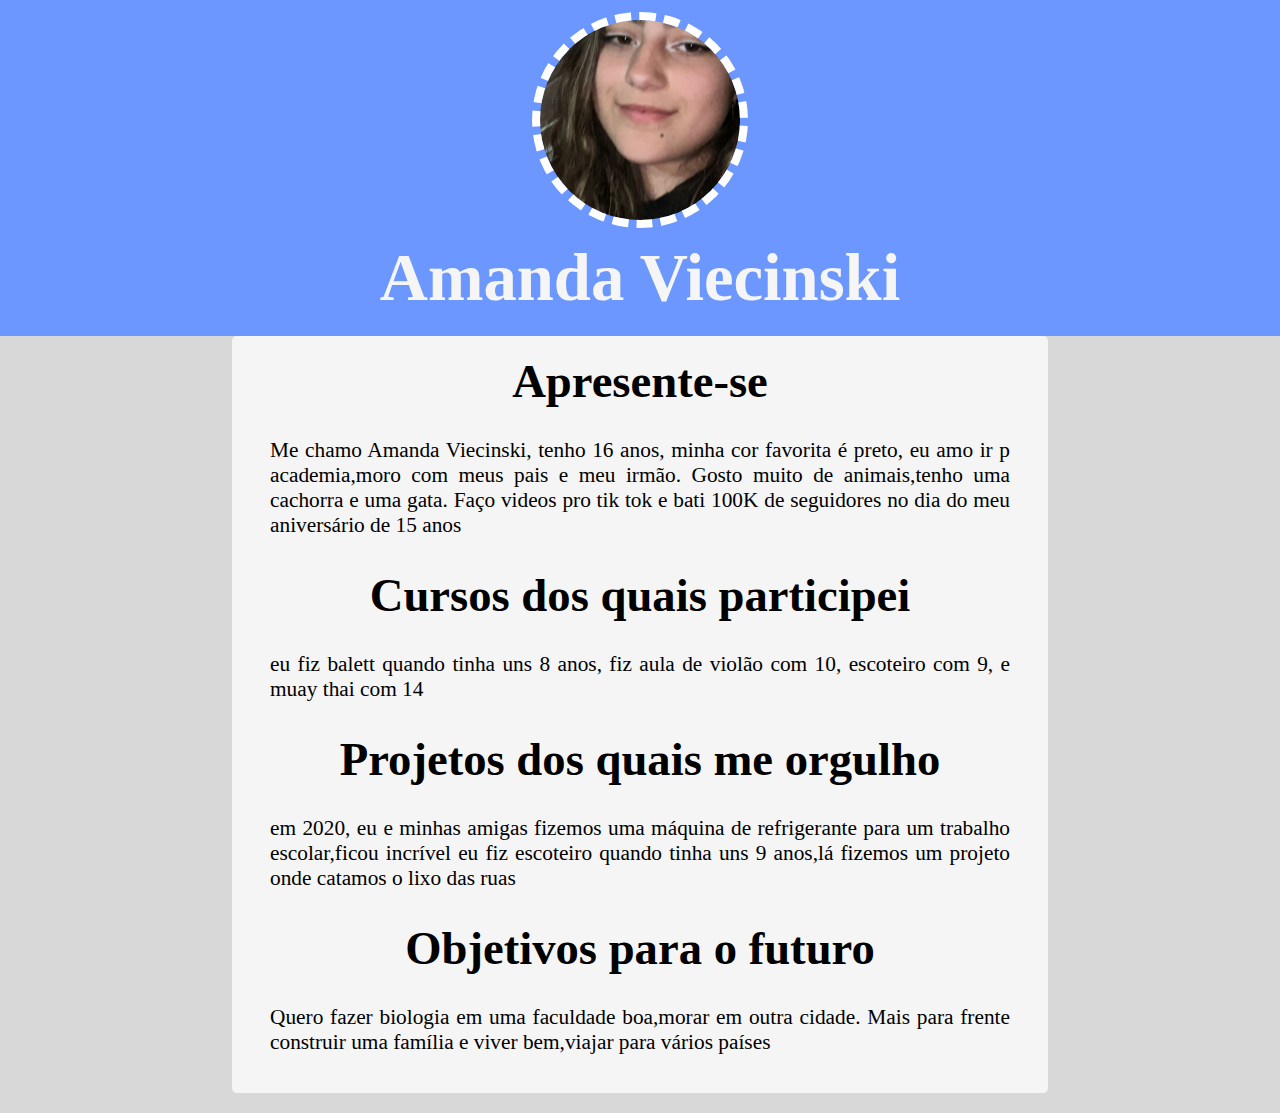
<file: amanda/index.html>
<!DOCTYPE html>
<html lang="pt-br">
<head>
    <meta charset="UTF-8">
    <meta name="viewport" content="width=device-width, initial-scale=1.0">
    <title>Portifólio - Amanda</title>
    <link rel="stylesheet" href="style.css">
</head>
<body>
    <header>
        <div id="imagem"></div>
        <div id="titlediv">
            <h1>Amanda Viecinski</h1>
        </div>
    </header>
    <main>
        <div id="apresentese">
            <h1>Apresente-se</h1>
            <p>Me chamo Amanda Viecinski, tenho 16
                anos, minha cor favorita é preto, eu amo ir
                p academia,moro com meus pais e meu
                irmão. Gosto muito de animais,tenho uma
                cachorra e uma gata. Faço videos pro tik
                tok e bati 100K de seguidores no dia do
                meu aniversário de 15 anos</p>
        </div>
        <div id="cursos">
            <h1>Cursos dos quais participei</h1>
            <p>eu fiz balett quando tinha
                uns 8 anos, fiz aula de
                violão com 10, escoteiro
                com 9, e muay thai com
                14</p>
        </div>
        <div id="projetos">
            <h1>Projetos dos quais me orgulho</h1>
            <p>em 2020, eu e minhas amigas fizemos uma máquina
                de refrigerante para um trabalho escolar,ficou incrível
                eu fiz escoteiro quando tinha uns 9 anos,lá fizemos um
                projeto onde catamos o lixo das ruas</p>
        </div>
        <div id="futuro">
            <h1>Objetivos para o futuro</h1>
            <p>Quero fazer biologia em uma faculdade
                boa,morar em outra cidade. Mais para frente
                construir uma família e viver bem,viajar para
                vários países</p>
        </div>
    </main>
</body>
</html>
</file>
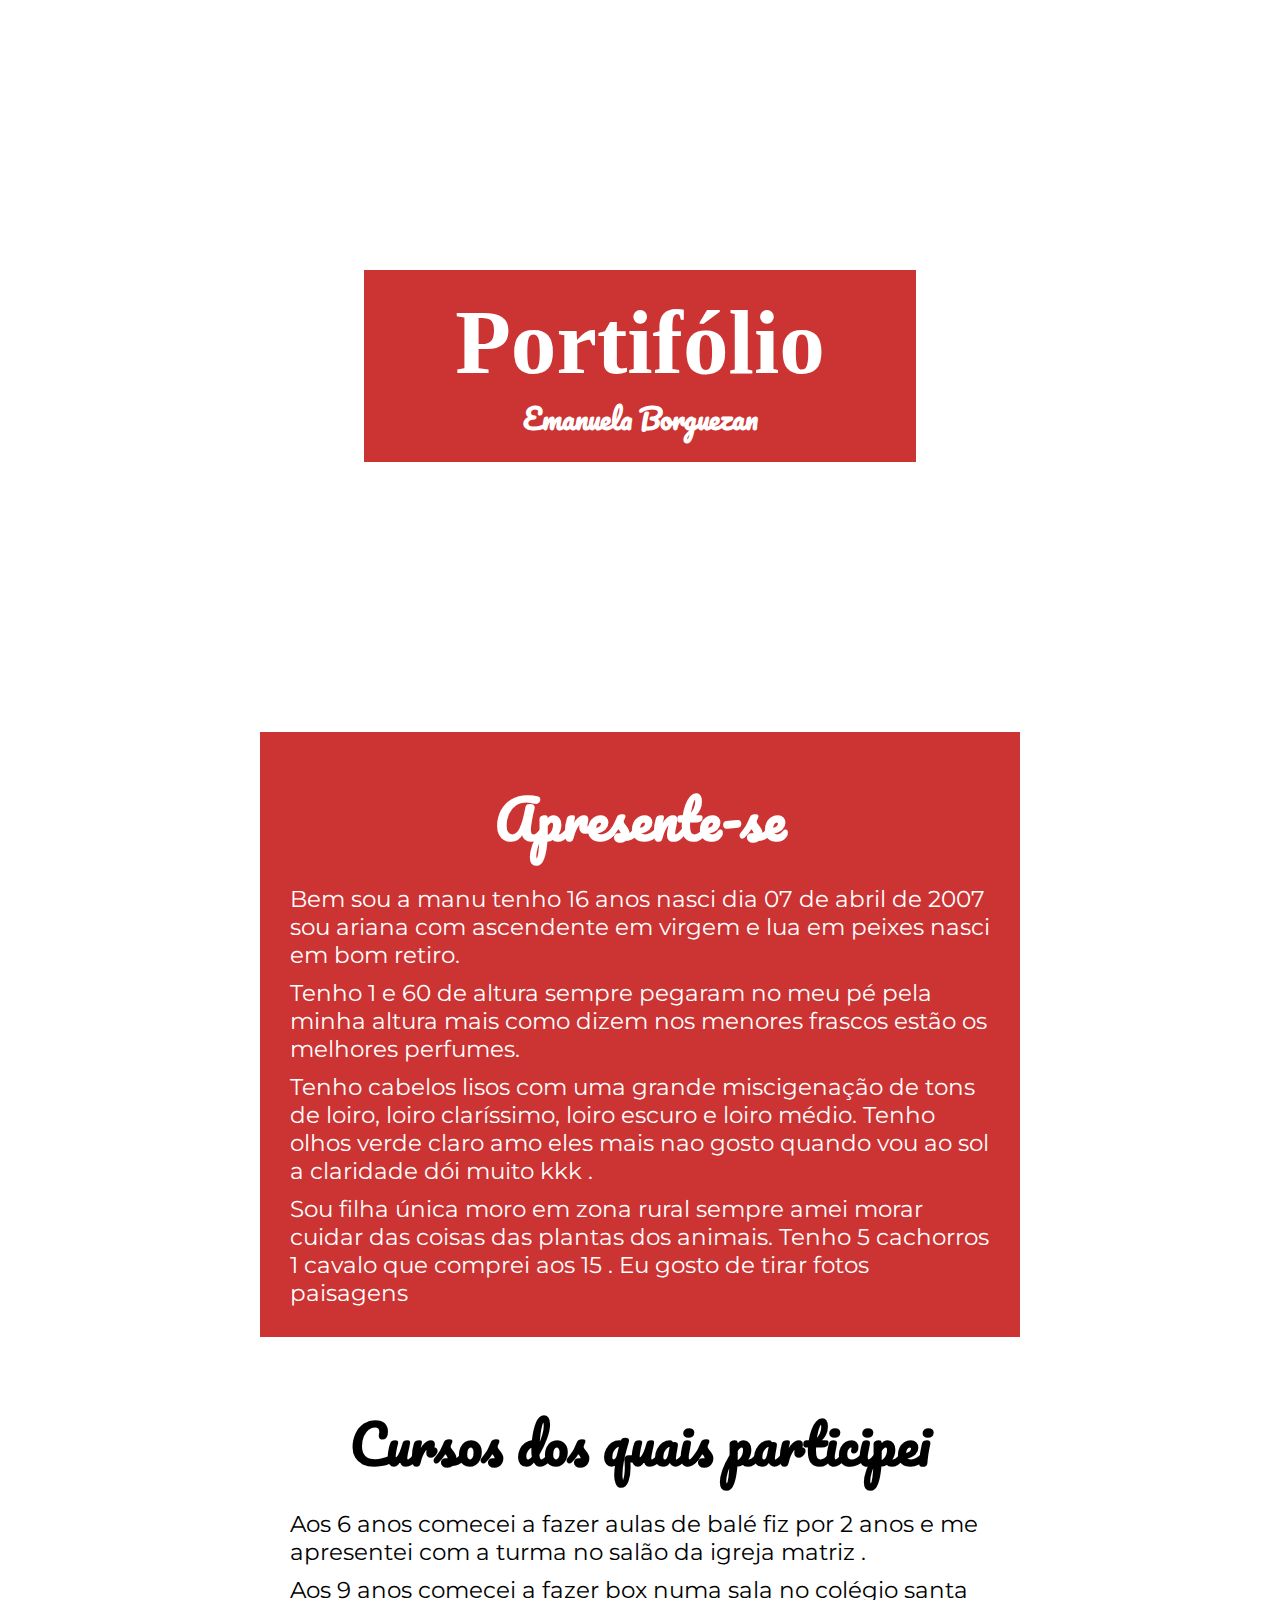
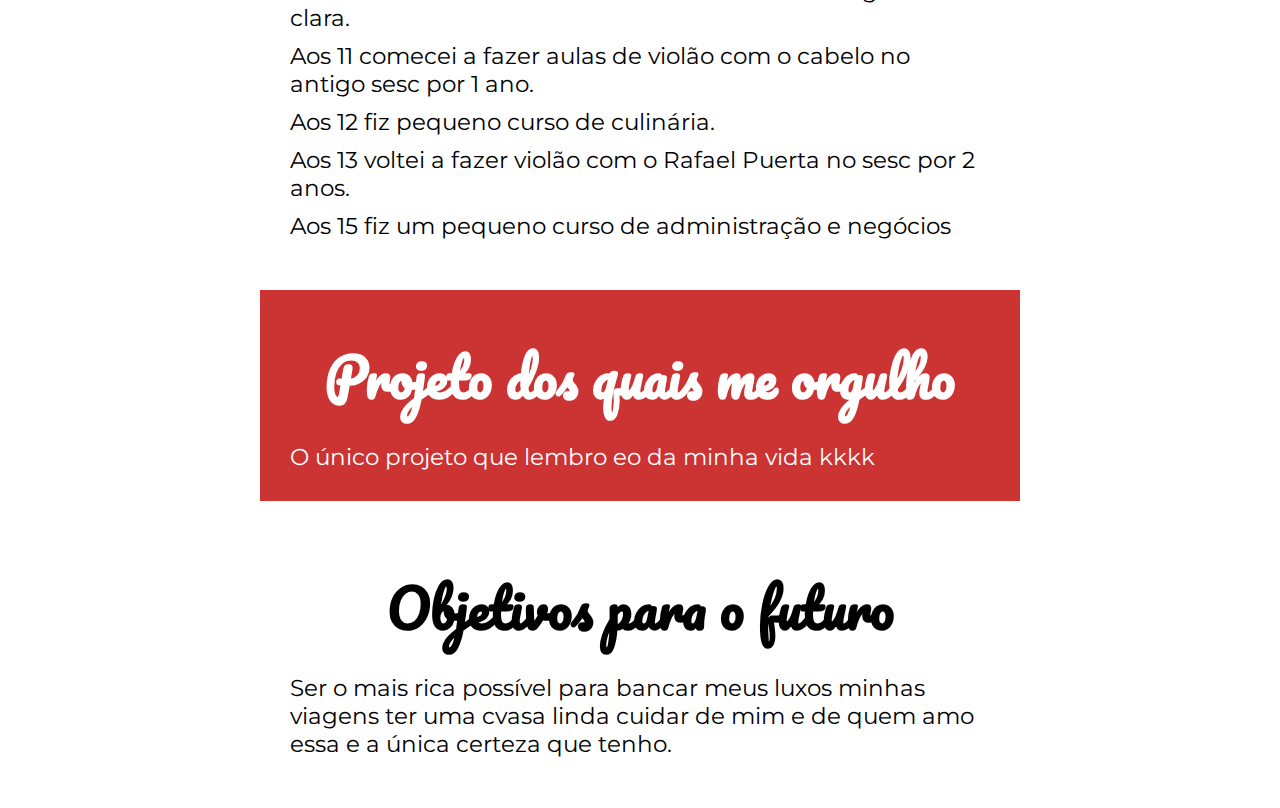
<file: emanuela/index.html>
<!DOCTYPE html>
<html lang="pt-br">
<head>
    <meta charset="UTF-8">
    <meta name="viewport" content="width=device-width, initial-scale=1.0">
    <title>Portifólio - Emanuela</title>
    <link rel="stylesheet" href="style.css">
</head>
<body>
    <header>
        <div class="box">
            <h1>Portifólio</h1>
            <h2>Emanuela Borguezan</h2>
        </div>
    </header>
    <main>
        <div id="apresentese">
            <h1>Apresente-se</h1>
            <p>
                Bem sou a manu tenho 16 anos nasci dia 07 de abril de 2007 sou ariana com ascendente em
                virgem e lua em peixes nasci em bom retiro.
            </p>
            <p>
                Tenho 1 e 60 de altura sempre pegaram no meu pé pela minha altura mais como dizem nos menores
                frascos estão os melhores perfumes.
            </p>
            <p>
                Tenho cabelos lisos com uma grande miscigenação de tons de loiro, loiro claríssimo, loiro escuro e loiro
                médio. Tenho olhos verde claro amo eles mais nao gosto quando vou ao sol a claridade dói muito kkk .
            </p>
            <p>
                Sou filha única moro em zona rural sempre amei morar cuidar das coisas das plantas dos animais.
                Tenho 5 cachorros 1 cavalo que comprei aos 15 . Eu gosto de tirar fotos paisagens
            </p>
        </div>
        <div id="cursos">
            <h1>Cursos dos quais participei</h1>
            <p>
                Aos 6 anos comecei a fazer aulas de balé fiz por 2 anos e me
                apresentei com a turma no salão da igreja matriz .
            </p>
            <p>Aos 9 anos comecei a fazer box numa sala no colégio santa clara.</p>
            <p>
                Aos 11 comecei a fazer aulas de violão com o cabelo no antigo sesc
                por 1 ano.
            </p>
            <p>Aos 12 fiz pequeno curso de culinária.</p>
            <p>
                Aos 13 voltei a fazer violão com o Rafael Puerta no sesc por 2
                anos.
            </p>
            <p>Aos 15 fiz um pequeno curso de administração e negócios</p>
        </div>
        <div id="projetos">
            <h1>Projeto dos quais me orgulho</h1>
            <p>O único projeto que lembro eo da minha vida kkkk</p>
        </div>
        <div id="futuro">
            <h1>Objetivos para o futuro</h1>
            <p>Ser o mais rica possível para bancar meus luxos minhas viagens ter uma
                cvasa linda cuidar de mim e de quem amo essa e a única certeza que tenho.</p>
        </div>
    </main>
</body>
</html>
</file>
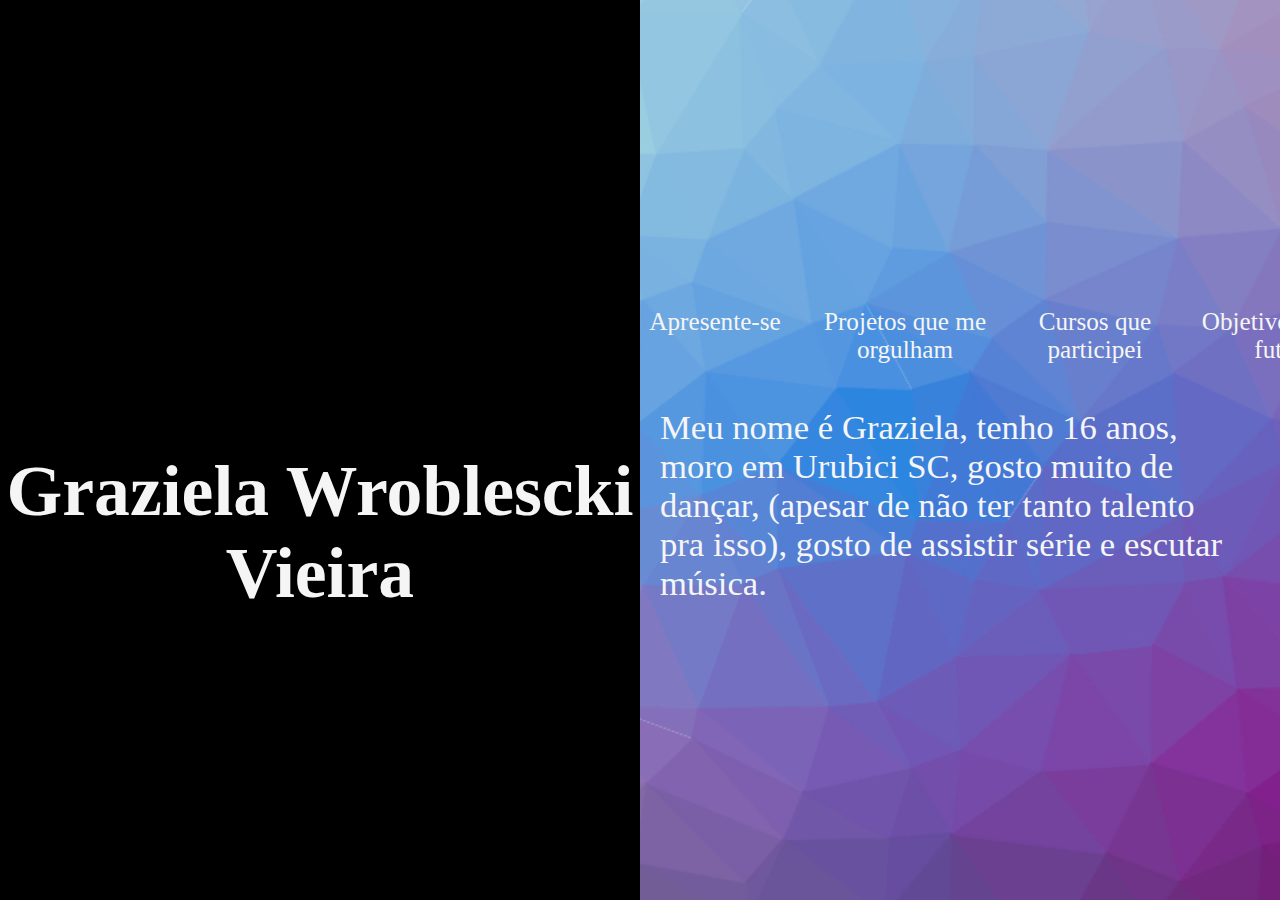
<file: graziela/index.html>
<!DOCTYPE html>
<html lang="pt-br">
<head>
    <meta charset="UTF-8">
    <meta name="viewport" content="width=device-width, initial-scale=1.0">
    <title>Portifólio: Graziela</title>
    <link rel="stylesheet" href="style.css">
</head>
<body>
    <div class="container">
        <div class="left">
            <h1>Graziela Wroblescki Vieira</h1>
        </div>
        <div class="right">
            <nav class="nav-bar">
                <ul>
                    <li>
                        <div class="button" id="apresentese"><p>Apresente-se</p></div>
                    </li>
                    <li>
                        <div class="button" id="projetos"><p>Projetos que me orgulham</p></div>
                    </li>
                    <li>
                        <div class="button" id="cursos"><p>Cursos que participei</p></div>
                    </li>
                    <li>
                        <div class="button" id="futuro"><p>Objetivos para o futuro</p></div>
                    </li>
                </ul>
            </nav>
            <div class="text-box">
                <p id="text">Meu nome é Graziela, tenho 16 anos, moro em Urubici SC, gosto muito de dançar, (apesar de não ter tanto talento pra isso), gosto de assistir série e escutar música.</p>
            </div>
        </div>
    </div>
    <script src="script.js"></script>
</body>
</html>
</file>
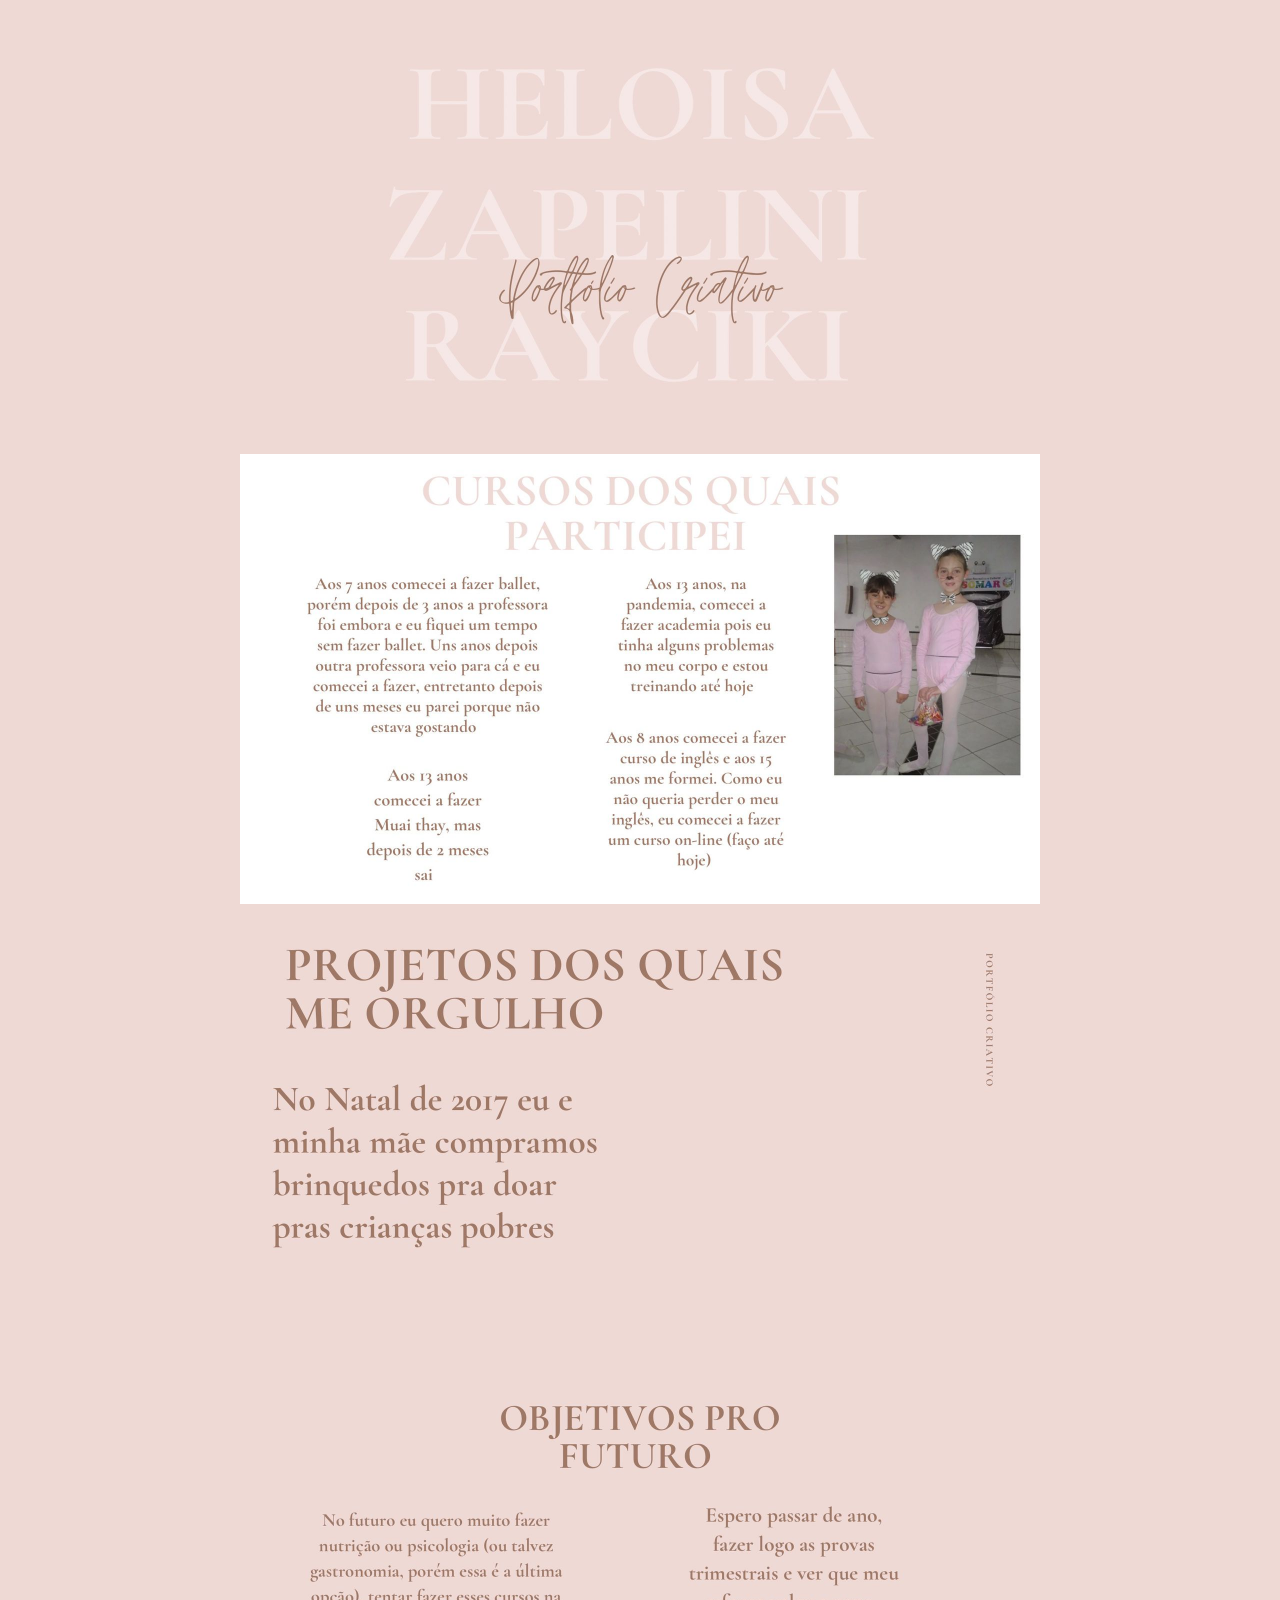
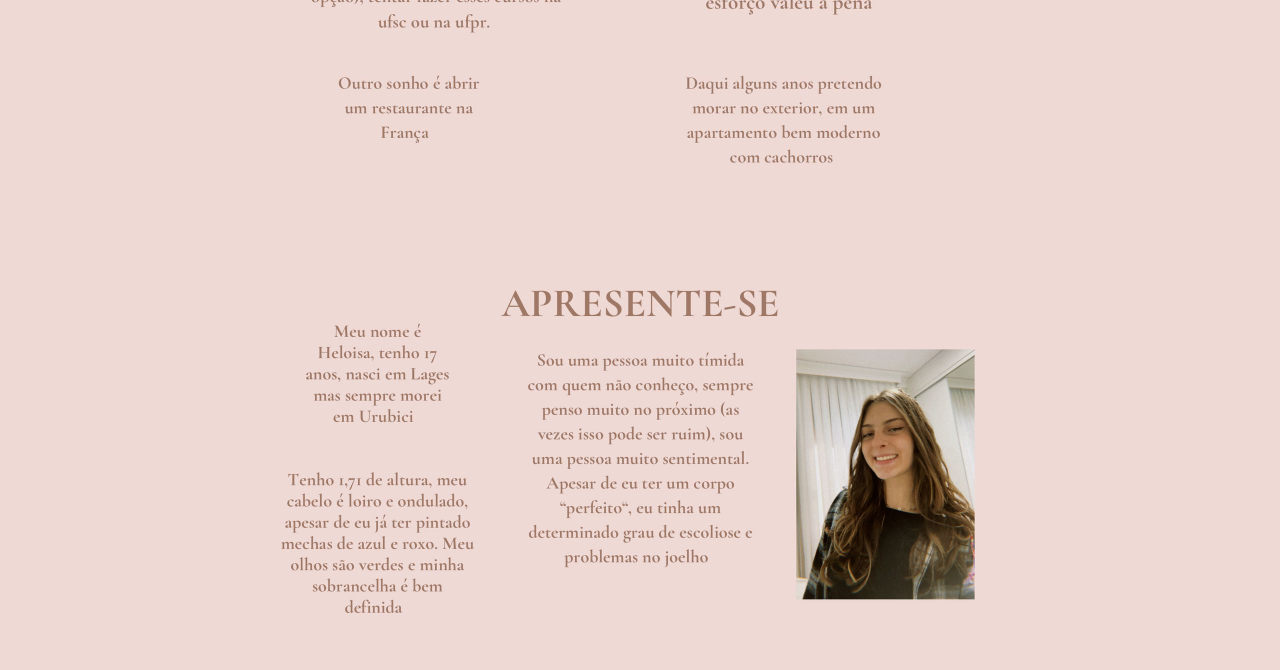
<file: heloisa/index.html>
<!DOCTYPE html>
<html lang="pt-br">
<head>
    <meta charset="UTF-8">
    <meta name="viewport" content="width=device-width, initial-scale=1.0">
    <title>Portifólio - Heloísa</title>
    <link rel="stylesheet" href="style.css">
</head>
<body>
    <main>
        <img src="images/1.jpeg" alt="">
        <img src="images/2.jpeg" alt="">
        <img src="images/3.jpeg" alt="">
        <img src="images/4.jpeg" alt="">
        <img src="images/5.jpeg" alt="">
    </main>
</body>
</html>
</file>
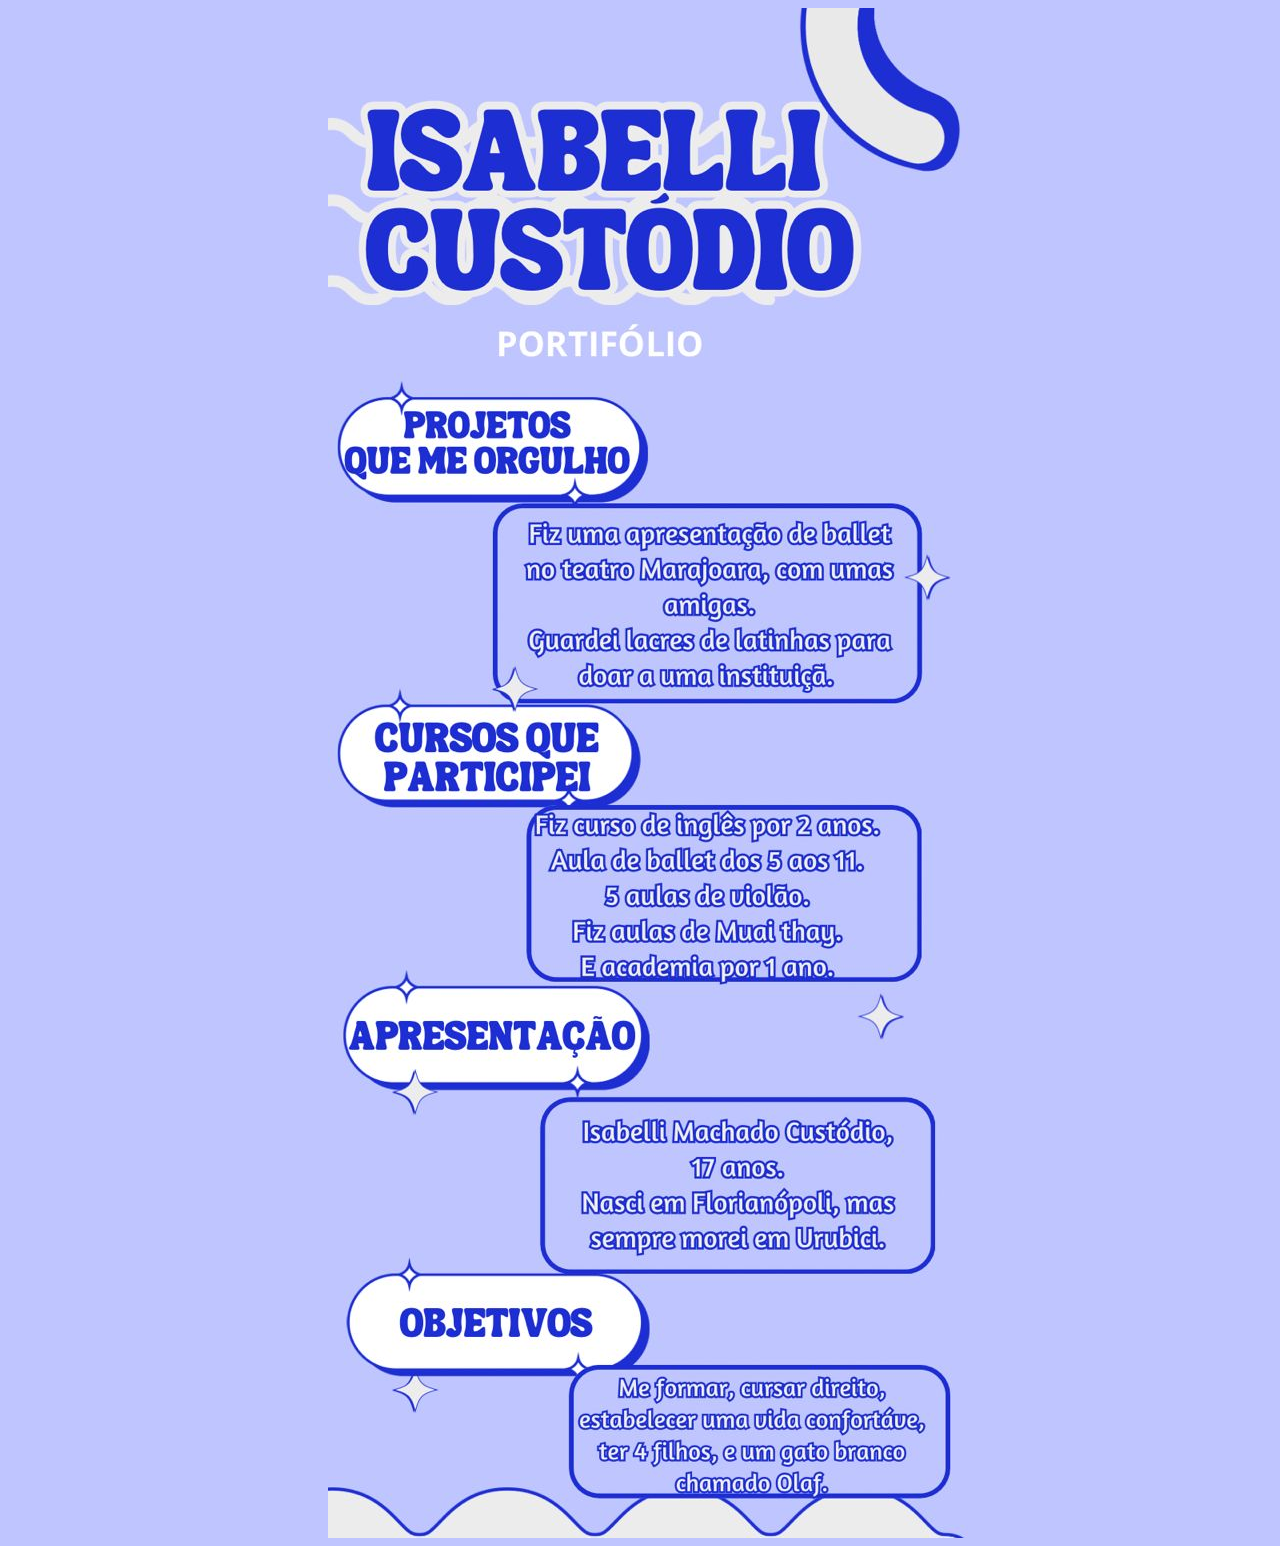
<file: isabeli/index.html>
<!DOCTYPE html>
<html lang="pt-br">
<head>
    <meta charset="UTF-8">
    <meta name="viewport" content="width=device-width, initial-scale=1.0">
    <title>Isabeli - Portifolio</title>
    <link rel="stylesheet" href="style.css">
</head>
<body>
    <div class="container">

    </div>
</body>
</html>
</file>
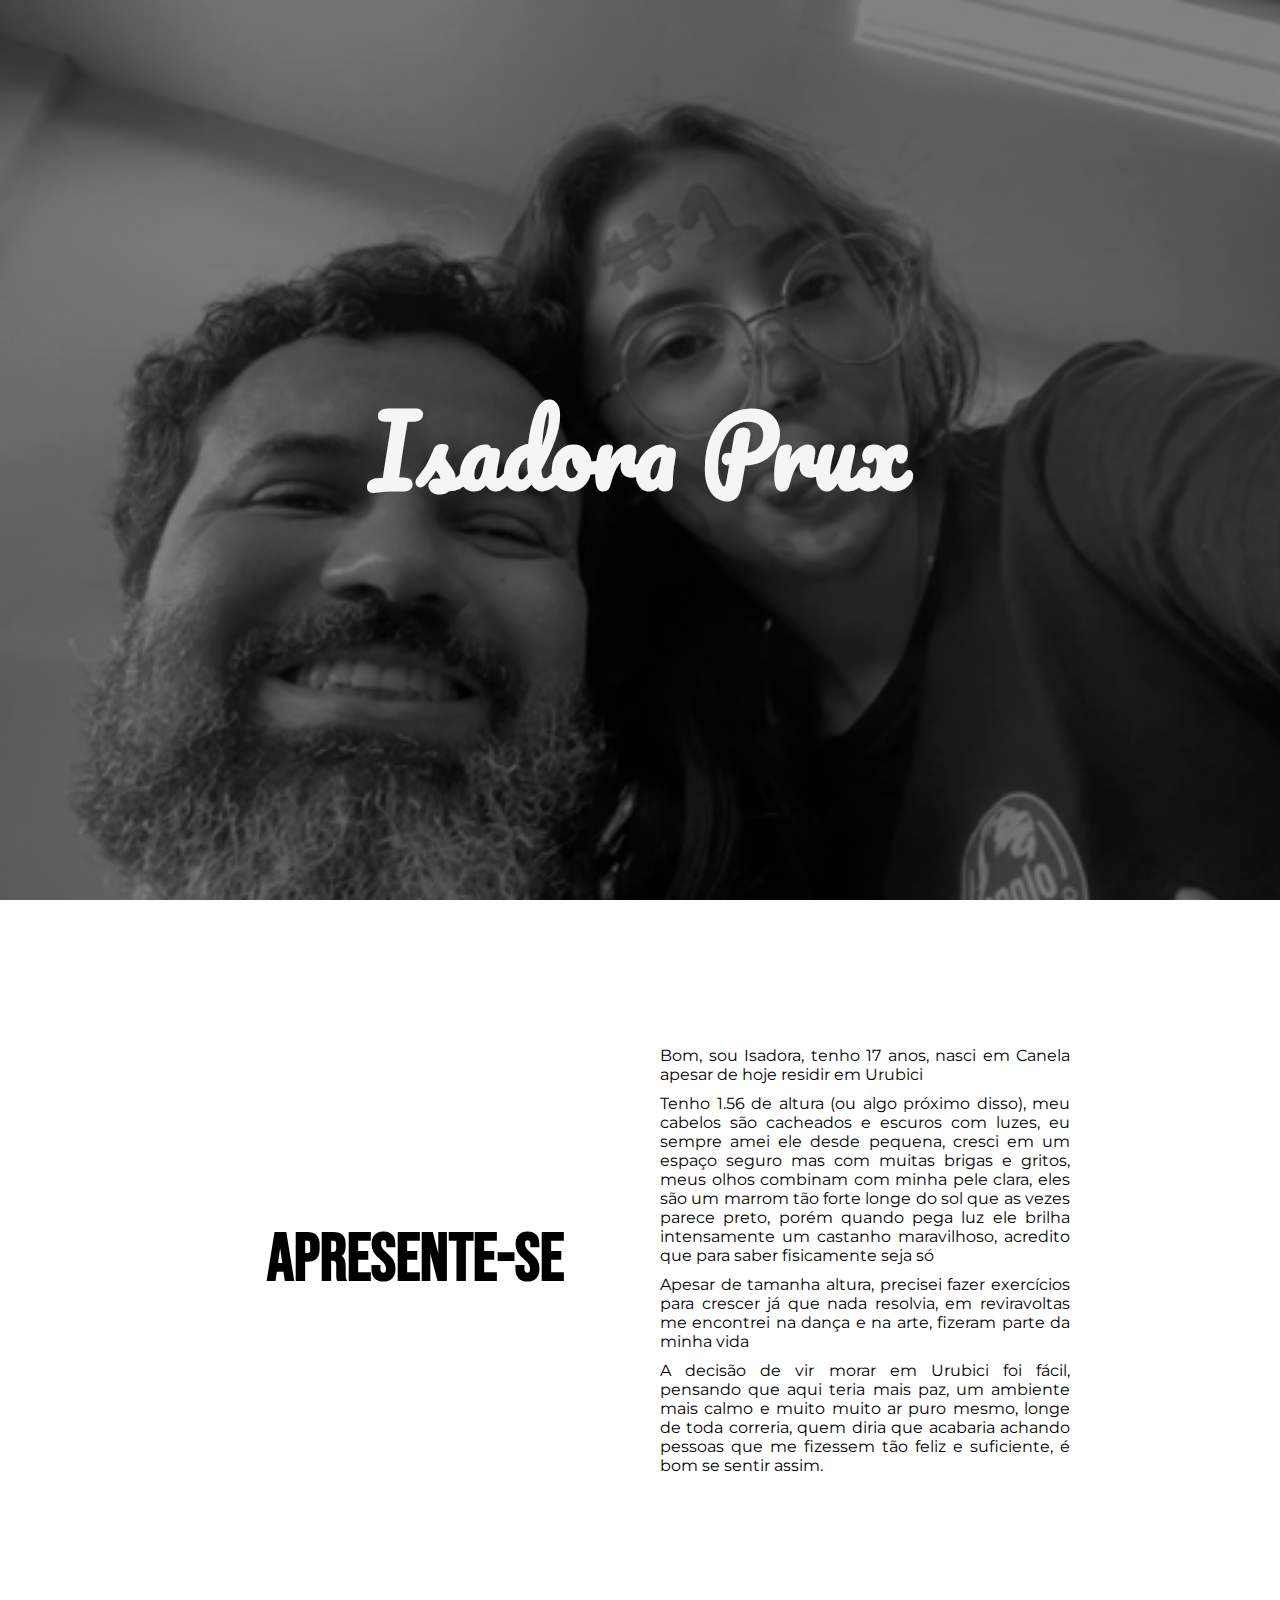
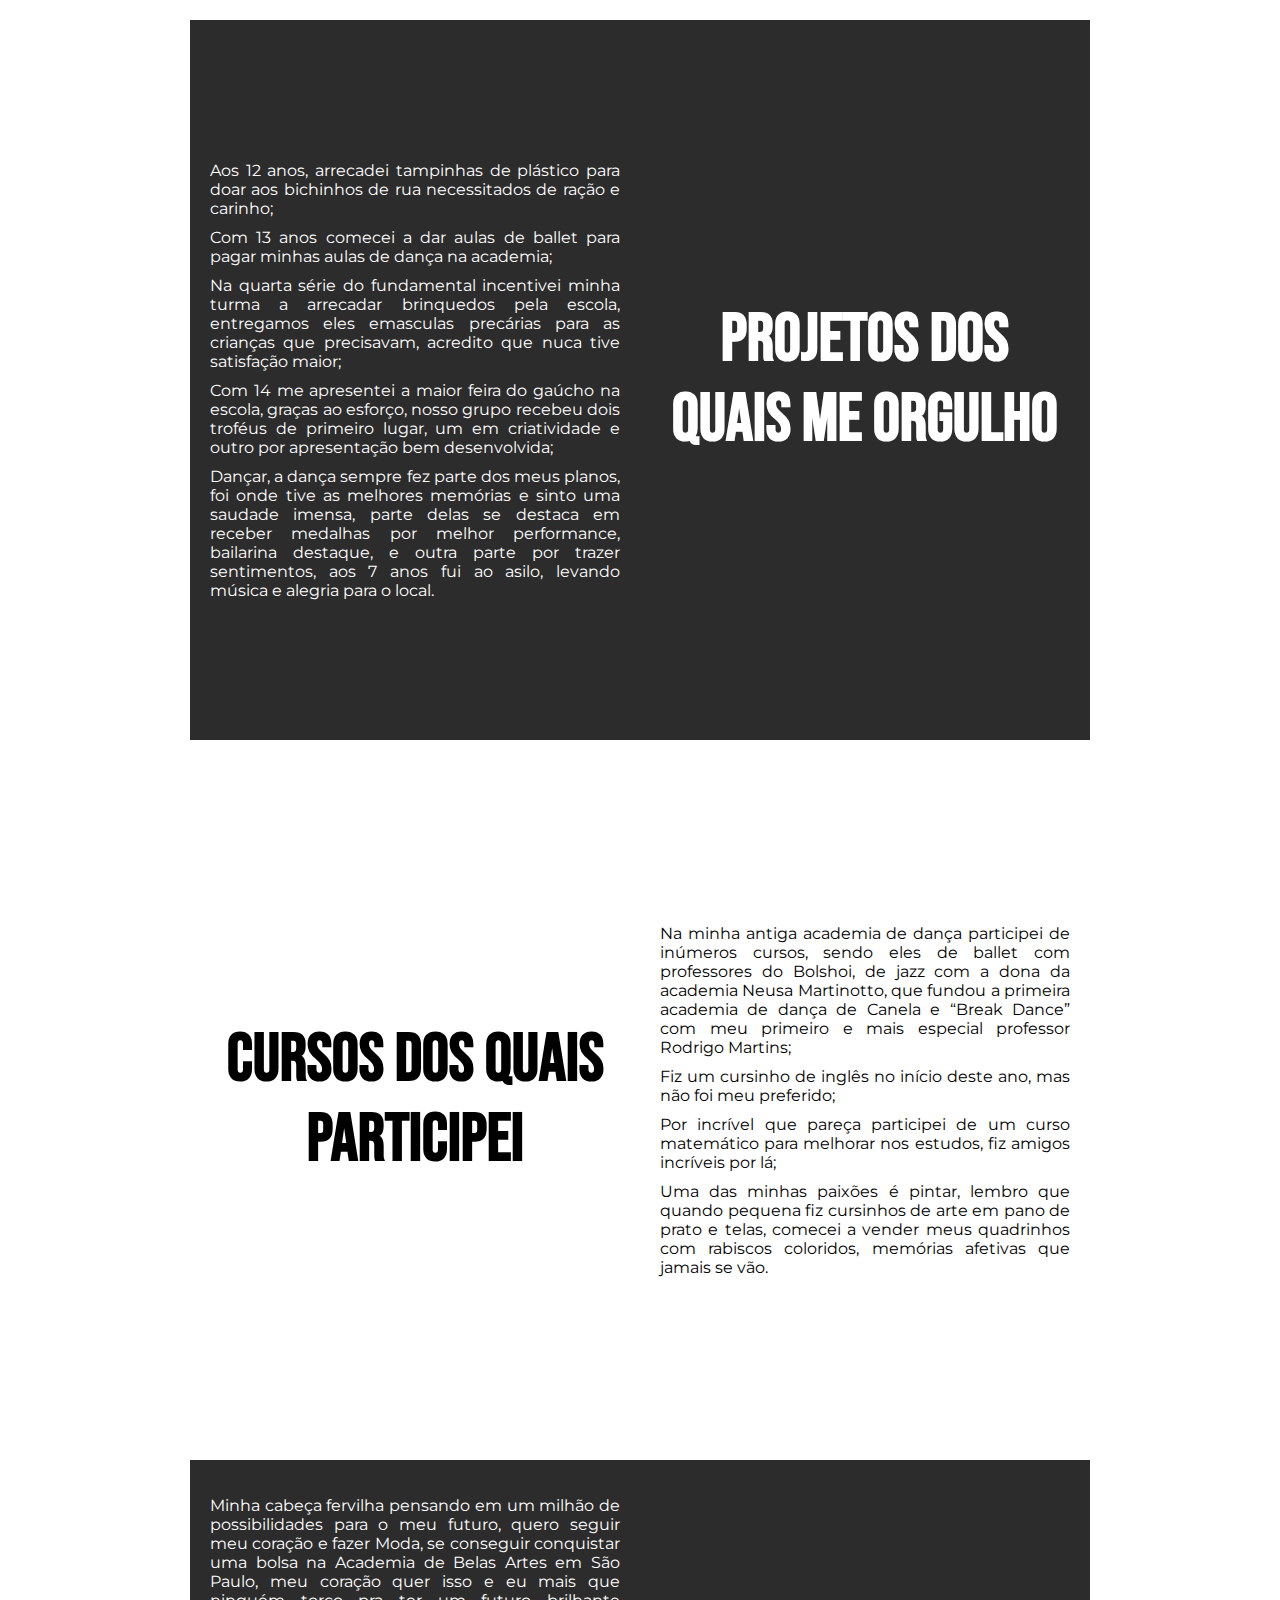
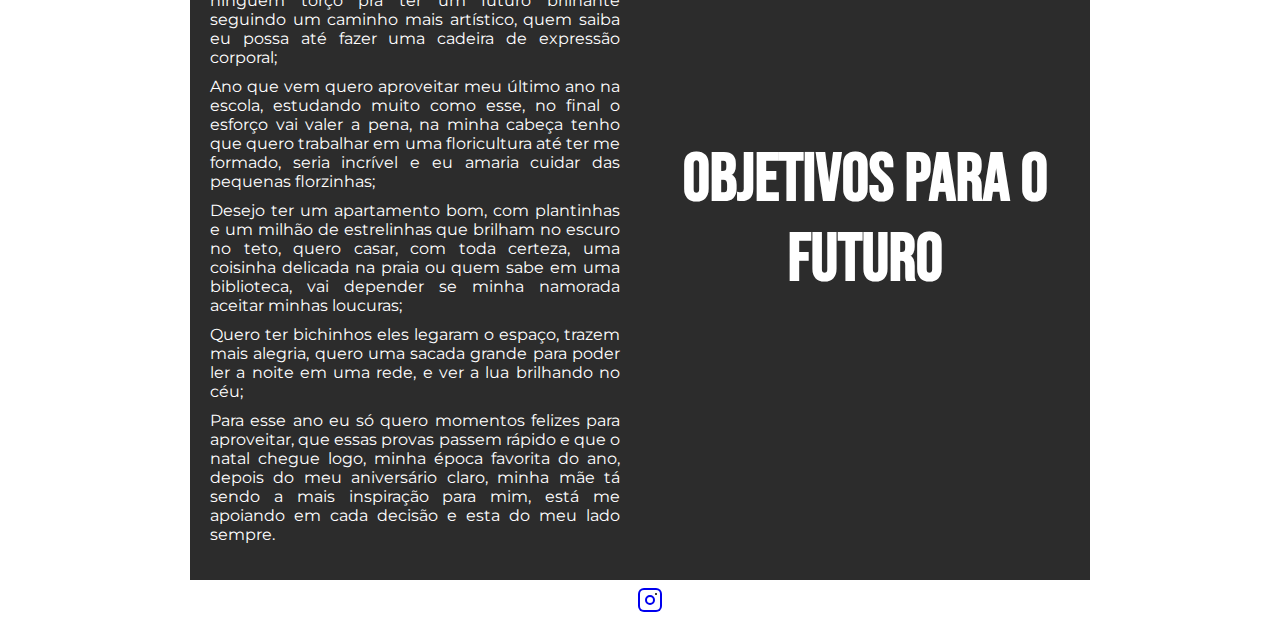
<file: isadora/index.html>
<!DOCTYPE html>
<html lang="pt-br">
<head>
    <meta charset="UTF-8">
    <meta name="viewport" content="width=device-width, initial-scale=1.0">
    <title>Portifólio: Isadora</title>
    <link rel="stylesheet" href="style.css">
</head>
<body>
    <div class="header" id="main-1">
        <h1>Isadora Prux</h1>
    </div>
    
    <div class="bodies">
        <div class="container" id="main-2">
            <h1>Apresente-se</h1>
            <div>
                <p>Bom, sou Isadora, tenho 17 anos, nasci em Canela apesar de hoje residir em Urubici</p>
                <p>Tenho 1.56 de altura (ou algo próximo disso), meu cabelos são cacheados e escuros com luzes, eu sempre amei ele desde pequena, cresci em um espaço seguro mas com muitas brigas e gritos, meus olhos combinam com minha pele clara, eles são um marrom tão forte longe do sol que as vezes parece preto, porém quando pega luz ele brilha intensamente um castanho maravilhoso, acredito que para saber fisicamente seja só</p>
                <p>Apesar de tamanha altura, precisei fazer exercícios para crescer já que nada resolvia, em reviravoltas me encontrei na dança e na arte, fizeram parte da minha vida</p>
                <p>A decisão de vir morar em Urubici foi fácil, pensando que aqui teria mais paz, um ambiente mais calmo e muito muito ar puro mesmo, longe de toda correria, quem diria que acabaria achando pessoas que me fizessem tão feliz e suficiente, é bom se sentir assim.</p>
            </div>
        </div>
        <div class="container" id="main-3">
            <h1>Projetos dos quais me orgulho</h1>
            <div>
                <p>Aos 12 anos, arrecadei tampinhas de plástico para doar aos bichinhos de rua necessitados de ração e carinho;</p>
                <p>Com 13 anos comecei a dar aulas de ballet para pagar minhas aulas de dança na academia;</p>
                <p>Na quarta série do fundamental incentivei minha turma a arrecadar brinquedos pela escola, entregamos eles emasculas precárias para as crianças que precisavam, acredito que nuca tive satisfação maior;</p>
                <p>Com 14 me apresentei a maior feira do gaúcho na escola, graças ao esforço, nosso grupo recebeu dois troféus de primeiro lugar, um em criatividade e outro por apresentação bem desenvolvida;</p>
                <p>Dançar, a dança sempre fez parte dos meus planos, foi onde tive as melhores memórias e sinto uma saudade imensa, parte delas se destaca em receber medalhas por melhor performance, bailarina destaque, e outra parte por trazer sentimentos, aos 7 anos fui ao asilo, levando música e alegria para o local.</p>
            </div>
        </div>
        <div class="container" id="main-4">
            <h1>Cursos dos quais participei</h1>
            <div>
                <p>Na minha antiga academia de dança participei de inúmeros cursos, sendo eles de ballet com professores do Bolshoi, de jazz com a dona da academia Neusa Martinotto, que fundou a primeira academia de dança de Canela e “Break Dance” com meu primeiro e mais especial professor Rodrigo Martins;</p>
                <p>Fiz um cursinho de inglês no início deste ano, mas não foi meu preferido;</p>
                <p>Por incrível que pareça participei de um curso matemático para melhorar nos estudos, fiz amigos incríveis por lá;</p>
                <p>Uma das minhas paixões é pintar, lembro que quando pequena fiz cursinhos de arte em pano de prato e telas, comecei a vender meus quadrinhos com rabiscos coloridos, memórias afetivas que jamais se vão.</p>
            </div>
        </div>
        <div class="container" id="main-5">
            <h1>Objetivos para o futuro</h1>
            <div>
                <p>Minha cabeça fervilha pensando em um milhão de possibilidades para o meu futuro, quero seguir meu coração e fazer Moda, se conseguir conquistar uma bolsa na Academia de Belas Artes em São Paulo, meu coração quer isso e eu mais que ninguém torço pra ter um futuro brilhante seguindo um caminho mais artístico, quem saiba eu possa até fazer uma cadeira de expressão corporal;</p>
                <p>Ano que vem quero aproveitar meu último ano na escola, estudando muito como esse, no final o esforço vai valer a pena, na minha cabeça tenho que quero trabalhar em uma floricultura até ter me formado, seria incrível e eu amaria cuidar das pequenas florzinhas;</p>
                <p>Desejo ter um apartamento bom, com plantinhas e um milhão de estrelinhas que brilham no escuro no teto, quero casar, com toda certeza, uma coisinha delicada na praia ou quem sabe em uma biblioteca, vai depender se minha namorada aceitar minhas loucuras;</p>
                <p>Quero ter bichinhos eles legaram o espaço, trazem mais alegria, quero uma sacada grande para poder ler a noite em uma rede, e ver a lua brilhando no céu;</p>
                <p>Para esse ano eu só quero momentos felizes para aproveitar, que essas provas passem rápido e que o natal chegue logo, minha época favorita do ano, depois do meu aniversário claro, minha mãe tá sendo a mais inspiração para mim, está me apoiando em cada decisão e esta do meu lado sempre.</p>
            </div>
        </div>
    </div>
    <div class="footer">
        <a href="https://instagram.com/isadorapruxwx" class="gg-instagram" target="_blank"></a>
    </div>
    <script>
        document.addEventListener("scroll", event => {
            const header = document.getElementById("main-1");
            header.classList.toggle("sticky", window.scrollY > 0);
        })
    </script>
</body>
</html>
</file>
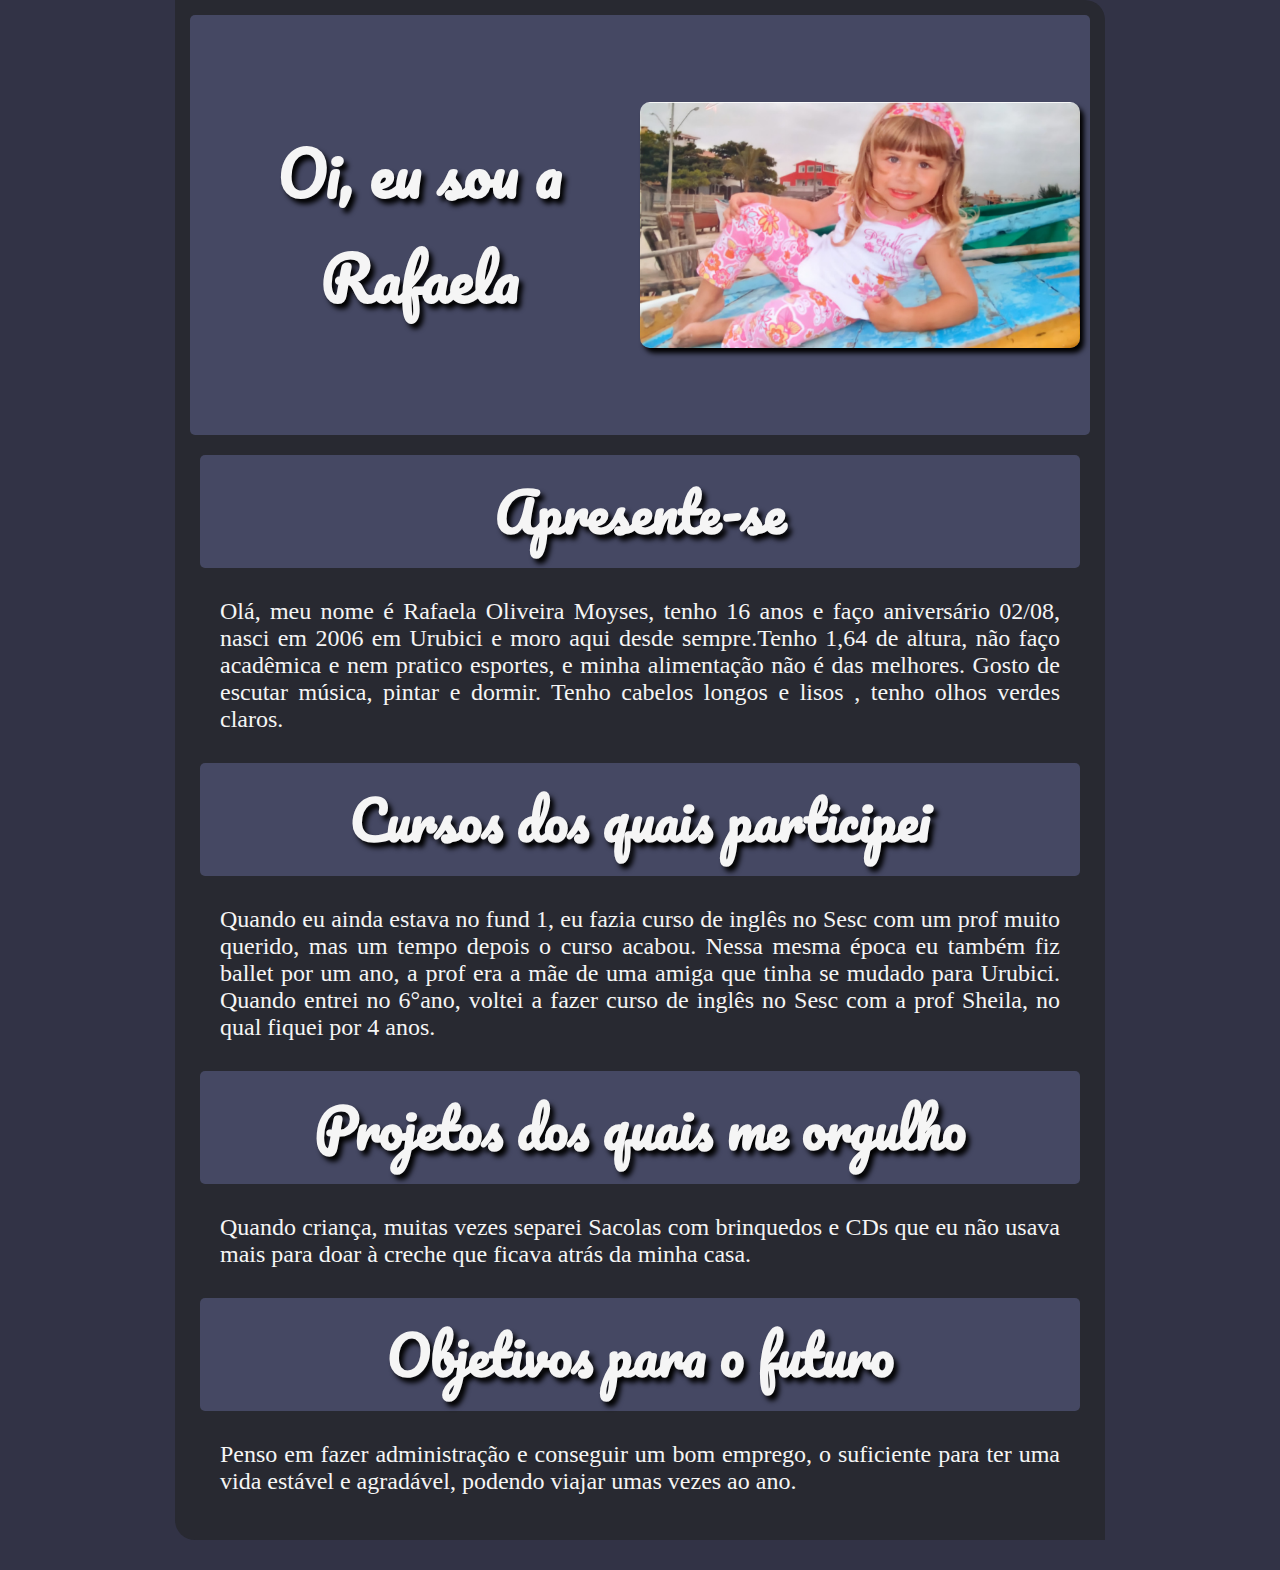
<file: rafaela/index.html>
<!DOCTYPE html>
<html lang="pt-br">
<head>
    <meta charset="UTF-8">
    <meta name="viewport" content="width=device-width, initial-scale=1.0">
    <title>Portifólio - Rafaela</title>
    <link rel="stylesheet" href="style.css">
</head>
<body>
    <div class="main">
        <div class="header">
            <h1>Oi, eu sou a Rafaela</h1>
            <img src="images/rafaela.png">
        </div>
        <div class="body">
            <h1>Apresente-se</h1>
            <p>Olá, meu nome é Rafaela Oliveira Moyses, tenho 16 anos e faço aniversário 02/08, nasci em
                2006 em Urubici e moro aqui desde sempre.Tenho 1,64 de altura, não faço acadêmica e
                nem pratico esportes, e minha alimentação não é das melhores. Gosto de escutar música,
                pintar e dormir. Tenho cabelos longos e lisos , tenho olhos verdes claros.</p>
            
            <h1>Cursos dos quais participei</h1>
            <p>Quando eu ainda estava no fund 1, eu fazia curso de inglês no Sesc com um prof muito
                querido, mas um tempo depois o curso acabou. Nessa mesma época eu também fiz ballet
                por um ano, a prof era a mãe de uma amiga que tinha se mudado para Urubici. Quando
                entrei no 6°ano, voltei a fazer curso de inglês no Sesc com a prof Sheila, no qual fiquei por 4
                anos.</p>
            
            <h1>Projetos dos quais me orgulho</h1>
            <p>Quando criança, muitas vezes separei Sacolas com brinquedos e CDs que eu não usava mais
                para doar à creche que ficava atrás da minha casa.</p>
            
            <h1>Objetivos para o futuro</h1>
            <p>Penso em fazer administração e conseguir um bom emprego, o suficiente para ter uma vida
                estável e agradável, podendo viajar umas vezes ao ano.</p>
        </div>
    </div>
</body>
</html>
</file>
<file: amanda/style.css>
* {
    margin: 0;
    padding: 0;
}

body {
    background-color: rgb(216, 216, 216);
}

header {
    text-align: center;
    background-color: #6B97FF;
    padding: 20px;
    margin: auto;
}

header h1 {
    font-size: 50pt;
    color: whitesmoke;
    margin-top: 20px;
}

header #titlediv {
    z-index: 1;
}

header #imagem {
    width: 200px;
    height: 200px;
    background-image: url('images/amanda.png');
    background-position: center;
    border-radius: 100%;
    position: relative;
    transform-origin: center;
    transform: translate(calc(50vw - 120px), 0px);
    z-index: 0;
    outline: 8px dashed white;
}
 
main {
    text-align: center;
    margin: auto;
    max-width: 800px;
    min-width: 300px;
    background-color: whitesmoke;
    padding: 8px;
    border-radius: 5px;
    margin-bottom: 20px;
}

main h1 {
    font-size: 35pt;
    margin: 10px;
}

main p {
    font-size: 16pt;
    text-align: justify;
    margin: 30px;
}
</file>
<file: emanuela/style.css>
@import url('https://fonts.googleapis.com/css2?family=Pacifico&display=swap');
@import url('https://fonts.googleapis.com/css2?family=Bebas+Neue&family=Montserrat:ital,wght@0,100;0,200;0,300;0,400;0,500;0,600;0,700;0,800;0,900;1,100;1,200;1,300;1,400;1,500;1,600;1,700;1,800;1,900&display=swap');

* {
    margin: 0;
    padding: 0;
}

header {
    text-align: center;
    margin: 30vh 0;
    color: white;
}

header h1 {
    font-size: calc(30pt + 4vw);
}

header h2 {
    font-family: 'Pacifico';
    font-size: 20pt;
}

header .box {
    padding: 20px;
    background-color: #cc3333;
    width: 40vw;
    margin: auto;
}

main {
    max-width: 800px;
    margin: auto;
}

main #apresentese, #projetos {
    background-color: #cc3333;
    color: white;
}

main div {
    padding: 20px;
    margin: 20px;
}

main h1 {
    font-family: 'Pacifico';
    font-size: 40pt;
    text-align: center;
    margin: 20px;
}

main p {
    font-size: 17pt;
    margin: 10px;
    font-family: 'Montserrat';
}
</file>
<file: graziela/style.css>
* {
    margin: 0;
    padding: 0;
}

.container {
    display: flex;
    flex-direction: row;
    align-items: center;
    vertical-align: middle;
    justify-content: space-around;
    align-self: center;
    align-items: center;

    height: 100vh;
    background-image: url('images/background.png');
    background-repeat: no-repeat;
    background-size: cover;

    color: whitesmoke;
}

.container * {
    z-index: 1;
}

.left h1 {
    font-size: calc(50pt + 0.39vw);
    text-align: center;
    width: 50vw;
    position: relative;
    transform: translateY(50vh);
}

.left {
    background-color: black;
    height: 100%;
    margin-right: 20px;
}

.right {
    width: 50vw;
}

.text-box {
    font-size: 26pt;
    text-align: left;
    margin-top: 40px;
    width: 90%;
}

ul {
    list-style-type: none;
    position: relative;
    display: flex;
    flex-direction: row;
    align-items: center;
    align-self: center;
    vertical-align: middle;
    justify-content: space-evenly;
    transform: translateX(-40px);
}

.button {
    text-align: center;
    padding: 10px;
    height: 50px;
    width: 170px;
}

.button p {
    font-size: calc(16pt + 0.3vw);
    text-align: center;
}

.button:hover {
    cursor: pointer;

    border-radius: 2px;
    border-inline-start: solid;
    writing-mode: horizontal-tb;
    direction: ltr;
    border-color: rgb(243, 243, 243);
    transition: 0.2s;
    background-color: rgba(137, 165, 177, 0.37);
}

.button:not(:hover) {
    background-color: rgba(0, 0, 0, 0);
    border-radius: 0px;
    transition: 0.4s;
}
</file>
<file: heloisa/style.css>
* {
    margin: 0;
    padding: 0;
}

body {
    background-color: #eed9d4;
}

main {
    text-align: center;
}

main img {
    width: 100vw;
    height: 50vh;
}

@media (min-width: 800px) {
    main img {
        width: 800px;
    }
}
</file>
<file: isabeli/style.css>
body {
    background-color: #bfc5ff;
}

.container {
    width: 100vw;
    height: 170vh;
    background-repeat: no-repeat;
    background-position: center;
    background-image: url('images/portifolio-isabeli.jpg');
}
</file>
<file: isadora/style.css>
@import url('https://fonts.googleapis.com/css2?family=Bebas+Neue&family=Montserrat:ital,wght@0,100;0,200;0,300;0,400;0,500;0,600;0,700;0,800;0,900;1,100;1,200;1,300;1,400;1,500;1,600;1,700;1,800;1,900&display=swap');
@import url('https://fonts.googleapis.com/css2?family=Pacifico&display=swap');

* {
    margin: 0;
    padding: 0;
}

.container {
    display: flex;
    flex-direction: row;
    align-items: center;
    align-content: center;
    vertical-align: middle;
    justify-content: center;
    height: 80vh;

    text-align: justify;
}

.container div {
    width: 50vw;
    margin: 20px;
}

.container h1 {
    text-align: center;
    font-size: 50pt;
    margin: 20px;
    width: 50vw;

    font-family: 'Bebas Neue';
}

.container p {
    margin: 10px 0;
    font-size: 12pt;

    font-family: 'Montserrat';
}

#main-3, #main-5 {
    background-color: rgb(44, 44, 44);
    color: rgb(255, 255, 255);
}

#main-3 h1, #main-5 h1 {
    order: 2;
}



#main-1 {
    background-image: url("images/isadora-prux-preto-e-branco.png");
    background-size: cover;
    background-attachment: fixed;
    background-repeat: no-repeat;
    background-position: top;

    display: flex;
    vertical-align: middle;
    align-items: center;
    justify-content: center;
}

#main-1 h1 {
    text-align: center;
    font-size: 70pt;
    color: whitesmoke;

    font-family: 'Pacifico';
}

.header {
    height: 100vh;
    align-items: center;

    transition: 0.5s;
}


.sticky {
    height: 40vh;
}

.bodies {
    margin: auto;
}

@media (min-width: 1100px) {
    .bodies {
        width: 900px;
    }
}

@media (max-width: 900px) {
    .container p {
        font-size: 10pt;
    }
}

@media (max-width: 510px) {
    .container {
        flex-direction: column;
        height: 150vh;
    }

    .container p {
        font-size: 13pt;
    }

    .container div {
        width: 95vw;
    }

    .container h1 {
        width: 100vw;
        margin: 5px;
        font-size: 40pt;
    }

    #main-3 h1, #main-5 h1 {
        order: 0;
    }
}

.footer {
    padding: 10px;
    text-align: center;
}

.gg-instagram {
    box-sizing: border-box;
    position: relative;
    display: block;
    transform: scale(var(--ggs,1));
    border: 2px solid transparent;
    box-shadow: 0 0 0 2px;
    border-radius: 4px;
    width: 20px;
    height: 20px;
    left: 50%;
}
.gg-instagram::after,
.gg-instagram::before {
    content: "";
    display: block;
    box-sizing: border-box;
    position: absolute
}
.gg-instagram::after {
    border: 2px solid;
    left: 3px;
    width: 10px;
    height: 10px;
    border-radius: 100%;
    top: 3px
}
.gg-instagram::before {
    border-radius: 3px;
    width: 2px;
    height: 2px;
    background: black;
    right: 1px;
    top: 1px
}
</file>
<file: rafaela/style.css>
@import url('https://fonts.googleapis.com/css2?family=Pacifico&display=swap');

* {
    margin: 0;
    padding: 0;
}

body {
    background-color: rgb(50, 51, 70);
}

.main {
    text-align: center;
    background-color: rgb(40, 41, 49);
    margin: auto;
    max-width: 900px;
    min-width: 200px;
    padding: 15px;
    border-radius: 0px 20px;
    margin-bottom: 30px;
}

.main p, h1 {
    color: whitesmoke;
}

.header {
    display: flex;
    flex-direction: row;
    align-items: center;
    align-self: center;
    justify-content: space-evenly;
    vertical-align: middle;

    margin-bottom: 20px;
    background-color: rgb(69, 72, 99);
    padding: 10px;
    border-radius: 5px;
    height: 400px;
}

.header h1 {
    font-size: 45pt;
    font-family: 'Pacifico';
    text-shadow: 4px 5px 5px black;
}

.header img {
    margin: auto;
    width: 50%;
    border-radius: 10px;
    box-shadow: 4px 5px 5px black;
}

.body h1 {
    font-size: 40pt;
    margin: 10px;
    background-color: rgb(69, 72, 99);
    padding: 10px;
    border-radius: 5px;
    font-family: 'Pacifico';
    text-shadow: 4px 5px 5px black;
}

.body p {
    font-size: 18pt;
    text-align: justify;
    margin: 30px;
}
</file>
